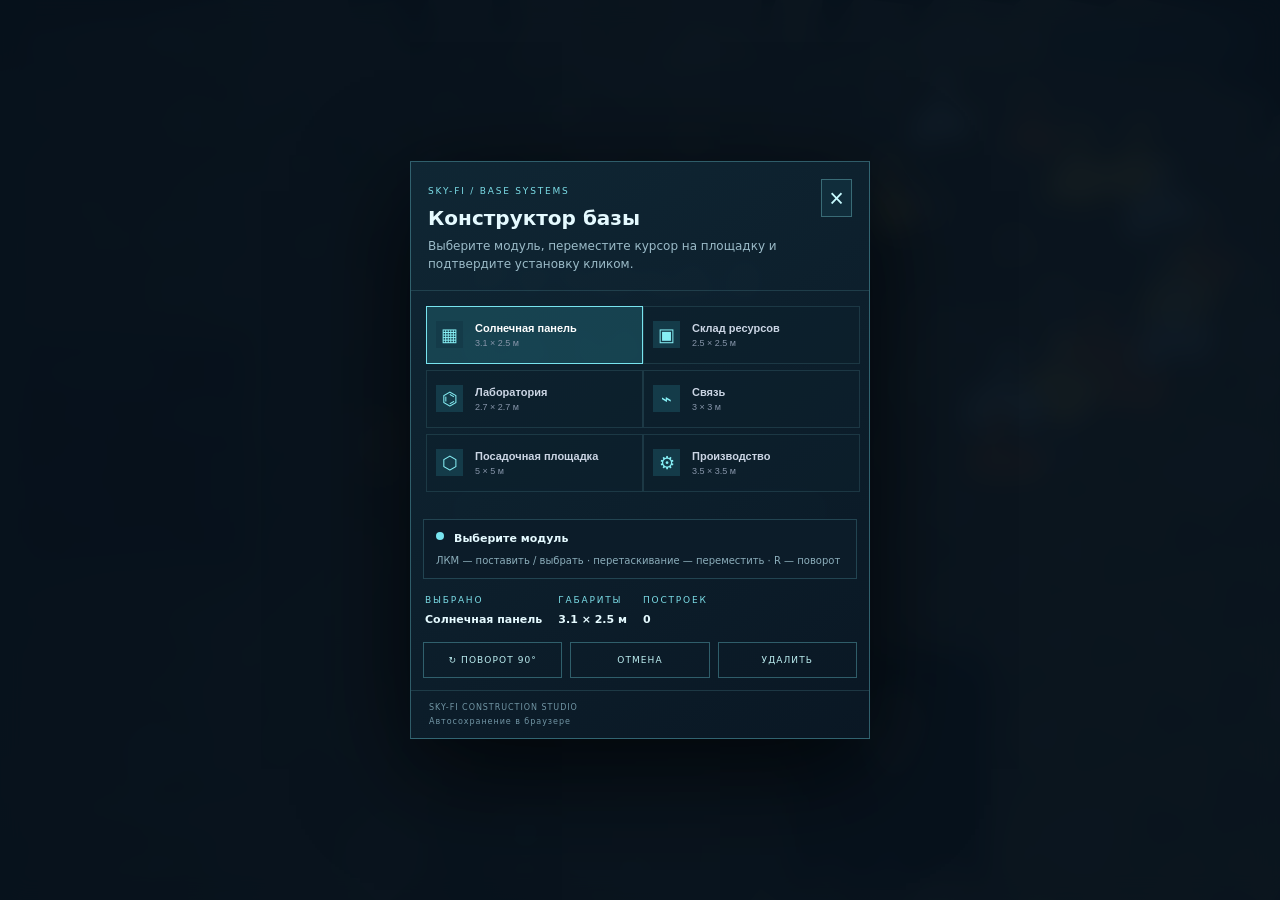
<file: index.html>
<!doctype html>
<html lang="ru">
<head>
  <meta charset="UTF-8"><meta name="viewport" content="width=device-width, initial-scale=1.0"><meta name="theme-color" content="#090d18">
  <title>Лунная База — Sky-Fi</title>
  <link rel="stylesheet" href="./styles/main.css">
</head>
<body>
<div id="game-root">
  <div id="hud">
    <div class="brand"><span class="brand-mark">◈</span><div><strong>ЛУННАЯ БАЗА</strong><small>ПОВЕРХНОСТЬ · СЕКТОР 01</small></div></div>
    <div class="stats"><div class="stat"><span>СКОРОСТЬ</span><b id="speed">0</b><i>км/ч</i></div><div class="stat"><span>ЭНЕРГИЯ</span><b id="energy">100</b><i>%</i></div><div class="stat"><span>РЕСУРСЫ</span><b id="ore">0</b><i>кг</i></div></div>
    <div class="objective"><span class="pulse"></span><div><small>ТЕКУЩАЯ ЗАДАЧА</small><b id="objective">Исследуйте лунную поверхность</b></div></div>
    <div class="controls-hint">W/S — плавное движение <span>·</span> A/D или ←/→ — плавный поворот на 90° <span>·</span> E — добыча <span>·</span> ESC — меню</div>
  </div>
  <aside id="inventory-panel" aria-label="Грузовой контейнер">
    <div class="inventory-head"><span class="pulse"></span><div><small>ГРУЗОВОЙ ОТСЕК</small><b>МИНЕРАЛЫ</b></div></div>
    <div class="cargo-meta"><span>ЗАПОЛНЕНИЕ</span><b id="cargo-total">0 / 120 кг</b></div>
    <div class="cargo-track"><span id="cargo-fill"></span></div>
    <div class="resource-row"><i class="resource-dot iron"></i><span>Железо</span><b id="iron-amount">0 кг</b></div>
    <div class="resource-row"><i class="resource-dot titanium"></i><span>Титан</span><b id="titanium-amount">0 кг</b></div>
    <div class="resource-row"><i class="resource-dot silicon"></i><span>Кремний</span><b id="silicon-amount">0 кг</b></div>
    <small class="inventory-tip">E — добыть залежь рядом</small>
  </aside>
  <aside id="ore-radar" aria-label="Карта месторождений"><div class="radar-title">СКАНЕР РЕСУРСОВ <b id="radar-count">24</b></div><canvas id="radar-canvas" width="180" height="180"></canvas><div class="radar-legend"><span><i class="iron"></i>Fe</span><span><i class="titanium"></i>Ti</span><span><i class="silicon"></i>Si</span></div></aside>
  <button id="open-build-modal" class="build-launcher">⌘ СТРОИТЕЛЬСТВО</button>
  <section id="build-modal" class="build-modal hidden"><div class="build-window">
    <header class="build-modal-head"><div><small>SKY-FI / BASE SYSTEMS</small><h2>Конструктор базы</h2><p>Выберите модуль, переместите курсор на площадку и подтвердите установку кликом.</p></div><button id="close-build-modal" class="modal-close">×</button></header>
    <div class="build-layout"><nav class="build-catalog">
      <button class="module-choice active" data-module="solar"><span class="module-icon">▦</span><span><b>Солнечная панель</b><small>3.1 × 2.5 м</small></span></button>
      <button class="module-choice" data-module="storage"><span class="module-icon">▣</span><span><b>Склад ресурсов</b><small>2.5 × 2.5 м</small></span></button>
      <button class="module-choice" data-module="lab"><span class="module-icon">⌬</span><span><b>Лаборатория</b><small>2.7 × 2.7 м</small></span></button>
      <button class="module-choice" data-module="comms"><span class="module-icon">⌁</span><span><b>Связь</b><small>3 × 3 м</small></span></button>
      <button class="module-choice" data-module="landing"><span class="module-icon">⬡</span><span><b>Посадочная площадка</b><small>5 × 5 м</small></span></button>
      <button class="module-choice" data-module="factory"><span class="module-icon">⚙</span><span><b>Производство</b><small>3.5 × 3.5 м</small></span></button>
    </nav><div class="build-workspace">
      <div class="build-instructions"><i></i><b id="placement-status">Выберите модуль</b><span>ЛКМ — поставить / выбрать · перетаскивание — переместить · R — поворот</span></div>
      <div class="build-info"><div><small>ВЫБРАНО</small><b id="selected-name">Солнечная панель</b></div><div><small>ГАБАРИТЫ</small><b id="selected-size">3.1 × 2.5 м</b></div><div><small>ПОСТРОЕК</small><b id="build-count">0</b></div></div>
      <div class="build-toolbar"><button id="rotate-module" class="secondary">↻ ПОВОРОТ 90°</button><button id="cancel-placement" class="secondary">ОТМЕНА</button><button id="remove-module" class="secondary">УДАЛИТЬ</button></div>
    </div></div><footer class="build-modal-foot"><span>SKY-FI CONSTRUCTION STUDIO</span><span>Автосохранение в браузере</span></footer>
  </div></section>
  <div id="crosshair">＋</div><div id="toast" role="status"></div>
  <section id="menu" class="overlay"><div class="menu-panel"><div class="eyebrow">MISSION CONTROL / 01</div><h1>ЛУННАЯ<br><em>БАЗА</em></h1><p>Исследуй поверхность. Собирай ресурсы.<br>Подготовь место для первой базы.</p><button id="start-btn" class="primary">НАЧАТЬ ЭКСПЕДИЦИЮ <span>↗</span></button><button id="settings-btn" class="secondary">НАСТРОЙКИ</button><a class="secondary menu-link" href="./construction.html">ПОЛИГОН СТРОИТЕЛЬСТВА ↗</a><div class="menu-foot">VOXEL DIORAMA · FIXED CAMERA · OFFLINE</div></div></section>
  <section id="settings" class="overlay hidden"><div class="menu-panel settings-panel"><div class="eyebrow">CONFIGURATION</div><h2>НАСТРОЙКИ</h2><label>Скорость ровера <output id="speed-value">12</output><input id="max-speed" type="range" min="4" max="24" step="1" value="12"></label><label class="toggle-row">Звук (позже)<input type="checkbox" id="sound" checked></label><button id="settings-back" class="primary">НАЗАД</button></div></section>
  <section id="pause" class="overlay hidden"><div class="menu-panel"><div class="eyebrow">MISSION PAUSED</div><h2>ПАУЗА</h2><button id="resume-btn" class="primary">ПРОДОЛЖИТЬ</button><button id="quit-btn" class="secondary">В ГЛАВНОЕ МЕНЮ</button></div></section>
</div>
<script src="./src/main.js"></script>
</body></html>
</file>
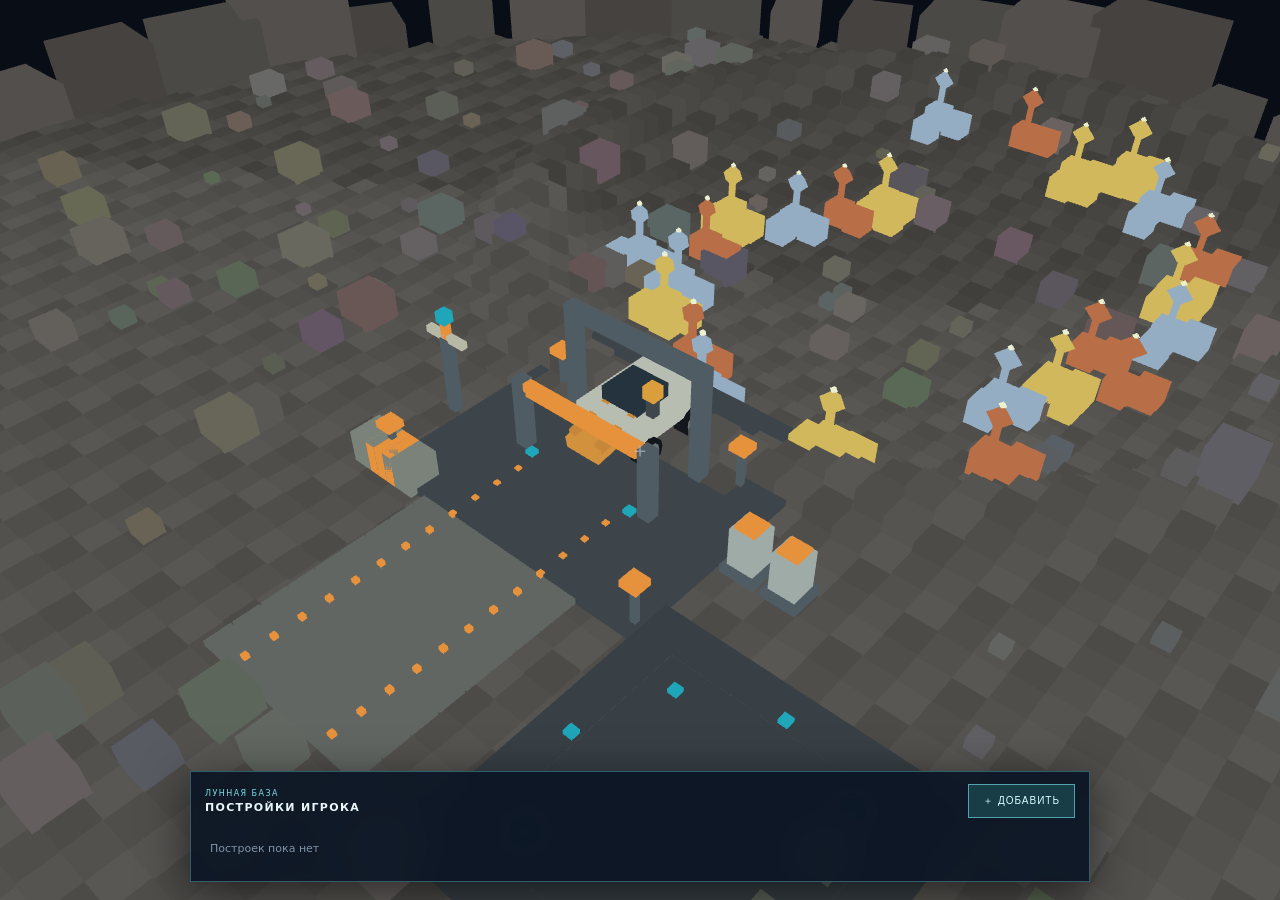
<file: construction.html>
<!doctype html>
<html lang="ru">
<head>
  <meta charset="UTF-8"><meta name="viewport" content="width=device-width, initial-scale=1.0"><meta name="theme-color" content="#090d18">
  <title>Полигон строительства — Sky-Fi</title>
  <link rel="stylesheet" href="./styles/main.css">
</head>
<body data-builder="true">
<div id="game-root">
  <div id="hud">
    <div class="brand"><span class="brand-mark">◈</span><div><strong>ЛУННАЯ БАЗА</strong><small>ПОВЕРХНОСТЬ · СЕКТОР 01</small></div></div>
    <div class="stats"><div class="stat"><span>СКОРОСТЬ</span><b id="speed">0</b><i>км/ч</i></div><div class="stat"><span>ЭНЕРГИЯ</span><b id="energy">100</b><i>%</i></div><div class="stat"><span>РЕСУРСЫ</span><b id="ore">0</b><i>кг</i></div></div>
    <div class="objective"><span class="pulse"></span><div><small>ТЕКУЩАЯ ЗАДАЧА</small><b id="objective">Исследуйте лунную поверхность</b></div></div>
    <div class="controls-hint">W/S — плавное движение <span>·</span> A/D или ←/→ — плавный поворот на 90° <span>·</span> E — добыча <span>·</span> ESC — меню</div>
  </div>
  <aside id="inventory-panel" aria-label="Грузовой контейнер">
    <div class="inventory-head"><span class="pulse"></span><div><small>ГРУЗОВОЙ ОТСЕК</small><b>МИНЕРАЛЫ</b></div></div>
    <div class="cargo-meta"><span>ЗАПОЛНЕНИЕ</span><b id="cargo-total">0 / 120 кг</b></div>
    <div class="cargo-track"><span id="cargo-fill"></span></div>
    <div class="resource-row"><i class="resource-dot iron"></i><span>Железо</span><b id="iron-amount">0 кг</b></div>
    <div class="resource-row"><i class="resource-dot titanium"></i><span>Титан</span><b id="titanium-amount">0 кг</b></div>
    <div class="resource-row"><i class="resource-dot silicon"></i><span>Кремний</span><b id="silicon-amount">0 кг</b></div>
    <small class="inventory-tip">E — добыть залежь рядом</small>
  </aside>
  <aside id="ore-radar" aria-label="Карта месторождений"><div class="radar-title">СКАНЕР РЕСУРСОВ <b id="radar-count">24</b></div><canvas id="radar-canvas" width="180" height="180"></canvas><div class="radar-legend"><span><i class="iron"></i>Fe</span><span><i class="titanium"></i>Ti</span><span><i class="silicon"></i>Si</span></div></aside>
  <aside id="player-buildings" aria-label="Постройки игрока">
    <div class="player-buildings-head"><div><small>ЛУННАЯ БАЗА</small><b>ПОСТРОЙКИ ИГРОКА</b></div><button id="open-build-modal" class="add-building">＋ ДОБАВИТЬ</button></div>
    <div id="player-building-list" class="player-building-list"><span class="empty-buildings">Построек пока нет</span></div>
  </aside>
  <section id="build-modal" class="build-modal hidden"><div class="build-window">
    <header class="build-modal-head"><div><small>SKY-FI / BASE SYSTEMS</small><h2>Добавить постройку</h2><p>Выберите модуль — затем укажите место на поверхности.</p></div><button id="close-build-modal" class="modal-close">×</button></header>
    <nav class="build-catalog">
      <button class="module-choice" data-module="solar"><span class="module-icon">▦</span><span><b>Солнечная панель</b><small>3.1 × 2.5 м</small></span></button>
      <button class="module-choice" data-module="storage"><span class="module-icon">▣</span><span><b>Склад ресурсов</b><small>2.5 × 2.5 м</small></span></button>
      <button class="module-choice" data-module="lab"><span class="module-icon">⌬</span><span><b>Лаборатория</b><small>2.7 × 2.7 м</small></span></button>
      <button class="module-choice" data-module="comms"><span class="module-icon">⌁</span><span><b>Станция связи</b><small>3 × 3 м</small></span></button>
      <button class="module-choice" data-module="landing"><span class="module-icon">⬡</span><span><b>Посадочная площадка</b><small>5 × 5 м</small></span></button>
      <button class="module-choice" data-module="factory"><span class="module-icon">⚙</span><span><b>Завод</b><small>3.5 × 3.5 м</small></span></button>
    </nav>
    <footer class="build-modal-foot"><span>ВЫБЕРИТЕ ПОСТРОЙКУ</span><span>ESC — закрыть</span></footer>
  </div></section>
  <div id="placement-hint" class="placement-hint hidden"><i class="placement-dot"></i><b id="placement-message">Выберите место</b><span>ЛКМ — построить · R — повернуть · ESC — отмена</span></div>
  <div id="crosshair">＋</div><div id="toast" role="status"></div>
  <section id="menu" class="overlay"><div class="menu-panel"><div class="eyebrow">MISSION CONTROL / 01</div><h1>ЛУННАЯ<br><em>БАЗА</em></h1><p>Исследуй поверхность. Собирай ресурсы.<br>Подготовь место для первой базы.</p><button id="start-btn" class="primary">НАЧАТЬ ЭКСПЕДИЦИЮ <span>↗</span></button><a class="secondary menu-link" href="./index.html">НАЗАД В ИГРУ ↗</a><a class="secondary menu-link" href="./construction.html">ПОЛИГОН СТРОИТЕЛЬСТВА ↗</a><div class="menu-foot">VOXEL DIORAMA · FIXED CAMERA · OFFLINE</div></div></section>
  <section id="settings" class="overlay hidden"><div class="menu-panel settings-panel"><div class="eyebrow">CONFIGURATION</div><h2>НАСТРОЙКИ</h2><label>Скорость ровера <output id="speed-value">12</output><input id="max-speed" type="range" min="4" max="24" step="1" value="12"></label><label class="toggle-row">Звук (позже)<input type="checkbox" id="sound" checked></label><button id="settings-back" class="primary">НАЗАД</button></div></section>
  <section id="pause" class="overlay hidden"><div class="menu-panel"><div class="eyebrow">MISSION PAUSED</div><h2>ПАУЗА</h2><button id="resume-btn" class="primary">ПРОДОЛЖИТЬ</button><button id="quit-btn" class="secondary">В ГЛАВНОЕ МЕНЮ</button></div></section>
</div>
<script src="./src/main.js"></script>
</body></html>
</file>
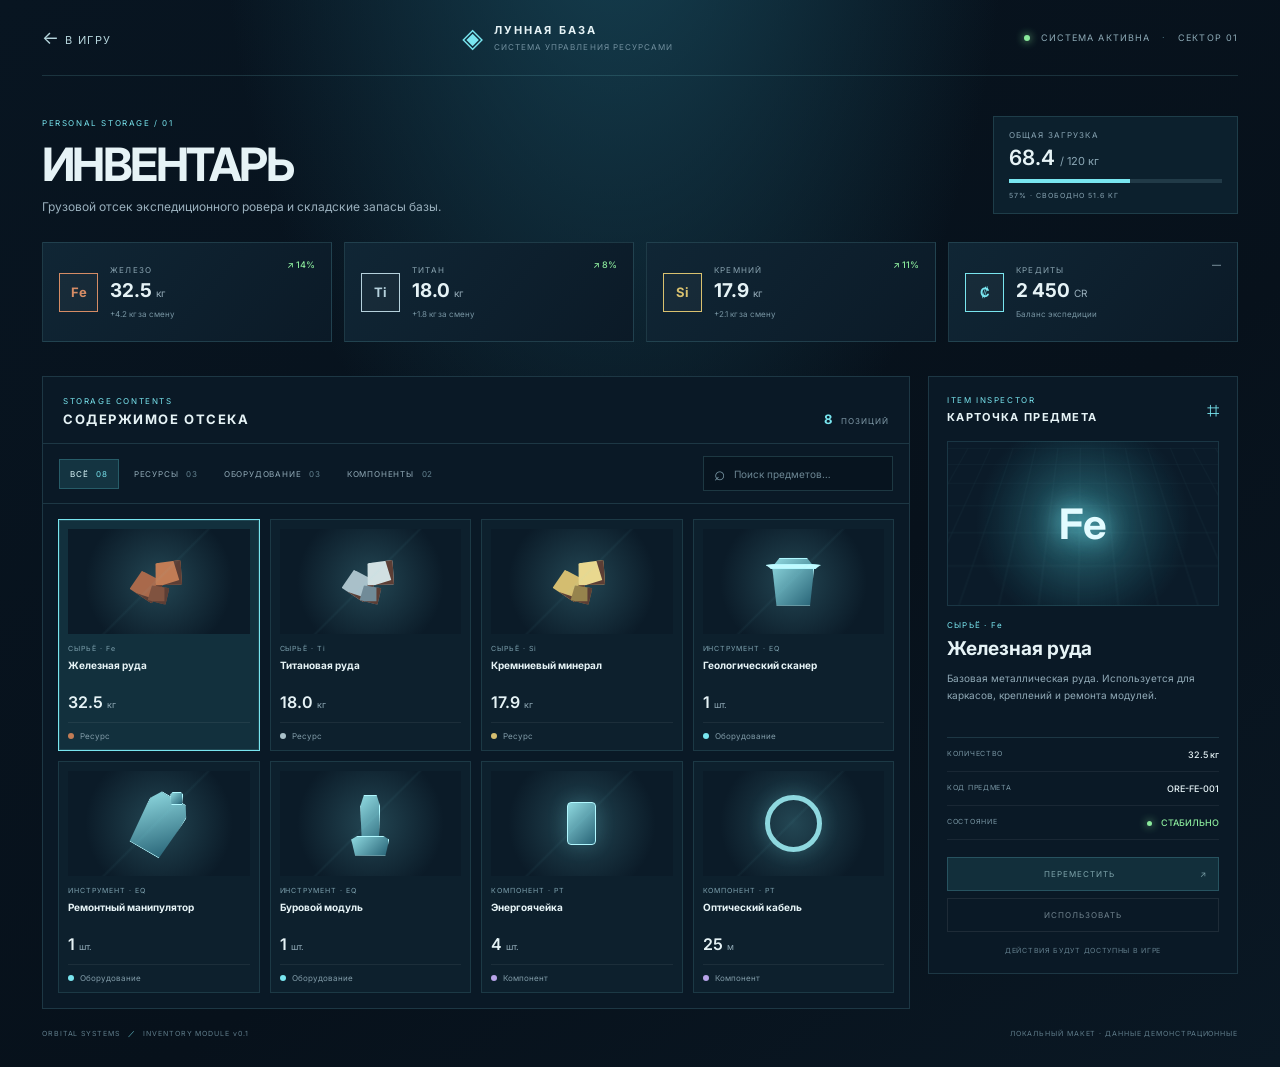
<file: inventory.html>
<!doctype html>
<html lang="ru">
<head>
  <meta charset="UTF-8">
  <meta name="viewport" content="width=device-width, initial-scale=1.0">
  <meta name="theme-color" content="#07131d">
  <title>Инвентарь — Лунная база</title>
  <link rel="stylesheet" href="./styles/inventory.css">
</head>
<body>
  <main class="inventory-shell">
    <header class="topbar">
      <a class="back-link" href="./index.html" aria-label="Вернуться в игру">← <span>В ИГРУ</span></a>
      <div class="brand"><span class="brand-symbol">◈</span><div><b>ЛУННАЯ БАЗА</b><small>СИСТЕМА УПРАВЛЕНИЯ РЕСУРСАМИ</small></div></div>
      <div class="status"><i></i> СИСТЕМА АКТИВНА <span>·</span> СЕКТОР 01</div>
    </header>

    <section class="page-heading">
      <div><div class="eyebrow">PERSONAL STORAGE / 01</div><h1>ИНВЕНТАРЬ</h1><p>Грузовой отсек экспедиционного ровера и складские запасы базы.</p></div>
      <div class="capacity-card"><span>ОБЩАЯ ЗАГРУЗКА</span><strong id="capacity-value">68.4 <small>/ 120 кг</small></strong><div class="capacity-track"><i style="width:57%"></i></div><small class="capacity-foot">57% · СВОБОДНО 51.6 КГ</small></div>
    </section>

    <section class="summary-grid" aria-label="Сводка ресурсов">
      <article class="summary-card"><div class="summary-icon iron">Fe</div><div><small>ЖЕЛЕЗО</small><strong>32.5 <em>кг</em></strong><span>+4.2 кг за смену</span></div><b class="trend up">↗ 14%</b></article>
      <article class="summary-card"><div class="summary-icon titanium">Ti</div><div><small>ТИТАН</small><strong>18.0 <em>кг</em></strong><span>+1.8 кг за смену</span></div><b class="trend up">↗ 8%</b></article>
      <article class="summary-card"><div class="summary-icon silicon">Si</div><div><small>КРЕМНИЙ</small><strong>17.9 <em>кг</em></strong><span>+2.1 кг за смену</span></div><b class="trend up">↗ 11%</b></article>
      <article class="summary-card credits"><div class="summary-icon credit">₡</div><div><small>КРЕДИТЫ</small><strong>2 450 <em>CR</em></strong><span>Баланс экспедиции</span></div><b class="trend neutral">—</b></article>
    </section>

    <section class="inventory-layout">
      <div class="inventory-main">
        <div class="section-bar"><div><div class="eyebrow">STORAGE CONTENTS</div><h2>СОДЕРЖИМОЕ ОТСЕКА</h2></div><div class="item-count"><b id="visible-count">8</b> ПОЗИЦИЙ</div></div>
        <div class="toolbar">
          <div class="tabs" role="tablist" aria-label="Категории инвентаря">
            <button class="tab active" data-filter="all" role="tab" aria-selected="true">ВСЁ <span>08</span></button>
            <button class="tab" data-filter="resource" role="tab" aria-selected="false">РЕСУРСЫ <span>03</span></button>
            <button class="tab" data-filter="equipment" role="tab" aria-selected="false">ОБОРУДОВАНИЕ <span>03</span></button>
            <button class="tab" data-filter="parts" role="tab" aria-selected="false">КОМПОНЕНТЫ <span>02</span></button>
          </div>
          <label class="search"><span>⌕</span><input id="item-search" type="search" placeholder="Поиск предметов…" autocomplete="off"></label>
        </div>
        <div class="item-grid" id="item-grid">
          <button class="item-card selected" data-category="resource" data-name="Железная руда" data-amount="32.5 кг" data-description="Базовая металлическая руда. Используется для каркасов, креплений и ремонта модулей." data-code="ORE-FE-001"><span class="item-art ore-fe"><i></i><i></i><i></i></span><span class="item-type">СЫРЬЁ · Fe</span><b>Железная руда</b><span class="item-amount">32.5 <small>кг</small></span><span class="item-foot"><i class="dot iron"></i> Ресурс</span></button>
          <button class="item-card" data-category="resource" data-name="Титановая руда" data-amount="18.0 кг" data-description="Лёгкий и прочный металл для несущих конструкций и высоконагруженных деталей." data-code="ORE-TI-002"><span class="item-art ore-ti"><i></i><i></i><i></i></span><span class="item-type">СЫРЬЁ · Ti</span><b>Титановая руда</b><span class="item-amount">18.0 <small>кг</small></span><span class="item-foot"><i class="dot titanium"></i> Ресурс</span></button>
          <button class="item-card" data-category="resource" data-name="Кремниевый минерал" data-amount="17.9 кг" data-description="Минеральное сырьё для производства стекла, электроники и солнечных элементов." data-code="ORE-SI-003"><span class="item-art ore-si"><i></i><i></i><i></i></span><span class="item-type">СЫРЬЁ · Si</span><b>Кремниевый минерал</b><span class="item-amount">17.9 <small>кг</small></span><span class="item-foot"><i class="dot silicon"></i> Ресурс</span></button>
          <button class="item-card" data-category="equipment" data-name="Геологический сканер" data-amount="1 шт." data-description="Переносной сканер для обнаружения минеральных залежей в радиусе экспедиции." data-code="EQ-SCAN-014"><span class="item-art device scanner"><i></i><i></i></span><span class="item-type">ИНСТРУМЕНТ · EQ</span><b>Геологический сканер</b><span class="item-amount">1 <small>шт.</small></span><span class="item-foot"><i class="dot cyan"></i> Оборудование</span></button>
          <button class="item-card" data-category="equipment" data-name="Ремонтный манипулятор" data-amount="1 шт." data-description="Складной сервисный инструмент для обслуживания ровера и базовых конструкций." data-code="EQ-ARM-006"><span class="item-art device arm"><i></i><i></i></span><span class="item-type">ИНСТРУМЕНТ · EQ</span><b>Ремонтный манипулятор</b><span class="item-amount">1 <small>шт.</small></span><span class="item-foot"><i class="dot cyan"></i> Оборудование</span></button>
          <button class="item-card" data-category="equipment" data-name="Буровой модуль" data-amount="1 шт." data-description="Сменный буровой блок для отбора образцов и разработки плотных пород." data-code="EQ-DRILL-021"><span class="item-art device drill"><i></i><i></i></span><span class="item-type">ИНСТРУМЕНТ · EQ</span><b>Буровой модуль</b><span class="item-amount">1 <small>шт.</small></span><span class="item-foot"><i class="dot cyan"></i> Оборудование</span></button>
          <button class="item-card" data-category="parts" data-name="Энергоячейка" data-amount="4 шт." data-description="Стандартный накопитель энергии для автономных устройств и аварийного питания." data-code="PT-CELL-004"><span class="item-art component cell"><i></i></span><span class="item-type">КОМПОНЕНТ · PT</span><b>Энергоячейка</b><span class="item-amount">4 <small>шт.</small></span><span class="item-foot"><i class="dot violet"></i> Компонент</span></button>
          <button class="item-card" data-category="parts" data-name="Оптический кабель" data-amount="25 м" data-description="Защищённая линия передачи данных для соединения оборудования и модулей базы." data-code="PT-FIBER-010"><span class="item-art component cable"><i></i></span><span class="item-type">КОМПОНЕНТ · PT</span><b>Оптический кабель</b><span class="item-amount">25 <small>м</small></span><span class="item-foot"><i class="dot violet"></i> Компонент</span></button>
        </div>
        <div class="empty-state hidden" id="empty-state">ПОЗИЦИИ НЕ НАЙДЕНЫ<br><small>Измените запрос или категорию.</small></div>
      </div>

      <aside class="details-panel">
        <div class="details-head"><div><div class="eyebrow">ITEM INSPECTOR</div><h2>КАРТОЧКА ПРЕДМЕТА</h2></div><span class="scan-mark">⌗</span></div>
        <div class="detail-art" id="detail-art"><span class="detail-glow"></span><span class="detail-symbol">Fe</span><span class="detail-grid"></span></div>
        <div class="detail-category" id="detail-category">СЫРЬЁ · Fe</div>
        <h3 id="detail-name">Железная руда</h3>
        <p id="detail-description">Базовая металлическая руда. Используется для каркасов, креплений и ремонта модулей.</p>
        <div class="detail-data"><div><span>КОЛИЧЕСТВО</span><b id="detail-amount">32.5 кг</b></div><div><span>КОД ПРЕДМЕТА</span><b id="detail-code">ORE-FE-001</b></div><div><span>СОСТОЯНИЕ</span><b class="condition"><i></i> СТАБИЛЬНО</b></div></div>
        <div class="detail-actions"><button class="action-primary" type="button" disabled>ПЕРЕМЕСТИТЬ <span>↗</span></button><button class="action-secondary" type="button" disabled>ИСПОЛЬЗОВАТЬ</button><small>ДЕЙСТВИЯ БУДУТ ДОСТУПНЫ В ИГРЕ</small></div>
      </aside>
    </section>
    <footer class="footer"><span>ORBITAL SYSTEMS <b>／</b> INVENTORY MODULE v0.1</span><span>ЛОКАЛЬНЫЙ МАКЕТ · ДАННЫЕ ДЕМОНСТРАЦИОННЫЕ</span></footer>
  </main>
  <script src="./src/inventory.js"></script>
</body>
</html>
</file>
<file: styles/main.css>
:root{font-family:Inter,ui-sans-serif,system-ui,-apple-system,BlinkMacSystemFont,"Segoe UI",sans-serif;color:#e9eef8;background:#080c15;font-synthesis:none;--accent:#b7f36b;--muted:#9aa8bd}*{box-sizing:border-box}html,body,#game-root{margin:0;width:100%;height:100%;overflow:hidden}body{background:#080c15}canvas{display:block;width:100%;height:100%;outline:none}#hud{position:fixed;inset:0;pointer-events:none;padding:26px 30px;display:flex;flex-direction:column;justify-content:space-between;z-index:2}.brand{display:flex;gap:12px;align-items:center}.brand-mark{font-size:28px;color:var(--accent)}.brand strong{display:block;letter-spacing:.16em;font-size:12px}.brand small,.objective small{display:block;color:var(--muted);font-size:9px;letter-spacing:.17em;margin-top:4px}.stats{position:absolute;top:26px;right:30px;display:flex;gap:24px}.stat{display:flex;align-items:baseline;gap:5px}.stat span{font-size:9px;color:var(--muted);letter-spacing:.12em;margin-right:5px}.stat b{font-size:21px;font-weight:500}.stat i{font-size:10px;color:var(--muted);font-style:normal}.objective{position:absolute;left:30px;bottom:78px;display:flex;gap:10px;align-items:center}.objective b{display:block;font-size:12px;font-weight:500;margin-top:5px}.pulse{width:7px;height:7px;border-radius:50%;background:var(--accent);box-shadow:0 0 12px var(--accent)}.controls-hint{font-size:10px;color:#9aa8bd;letter-spacing:.08em}.controls-hint span{color:var(--accent);padding:0 8px}#crosshair{position:fixed;left:50%;top:50%;transform:translate(-50%,-50%);color:#dbe7f6;font-size:20px;opacity:.55;pointer-events:none;z-index:2}#toast{position:fixed;left:50%;top:62%;transform:translate(-50%,-50%);padding:10px 18px;border:1px solid #b7f36b55;background:#111b20;color:var(--accent);font-size:12px;letter-spacing:.08em;opacity:0;transition:opacity .2s;z-index:5;pointer-events:none}.overlay{position:fixed;inset:0;display:grid;place-items:center;background:linear-gradient(90deg,#080c15e8,#080c1580 65%,#080c1599);z-index:4}.hidden{display:none!important}.menu-panel{width:min(460px,calc(100vw - 40px));padding:42px;background:#0c1220e8;border:1px solid #ffffff18;box-shadow:0 25px 80px #0008;backdrop-filter:blur(16px)}.eyebrow{color:var(--accent);font-size:10px;letter-spacing:.2em}.menu-panel h1{font-size:clamp(44px,8vw,70px);line-height:.92;letter-spacing:-.06em;margin:22px 0;font-weight:800}.menu-panel h1 em{font-style:normal;color:var(--accent)}.menu-panel h2{font-size:30px;letter-spacing:-.04em;margin:18px 0 28px}.menu-panel p{color:#aab6c9;font-size:13px;line-height:1.8;margin-bottom:30px}.primary,.secondary{width:100%;padding:15px 16px;font:inherit;font-size:11px;letter-spacing:.12em;cursor:pointer;margin-top:10px;transition:transform .15s,background .15s}.primary{background:var(--accent);border:0;color:#10170b;font-weight:700}.primary span{float:right}.primary:hover{background:#d0ff91;transform:translateY(-1px)}.secondary{background:transparent;color:#c5d0e1;border:1px solid #ffffff20}.secondary:hover{background:#ffffff0a}.menu-foot{margin-top:30px;color:#58657a;font-size:9px;letter-spacing:.16em}.settings-panel label{display:block;color:#b8c4d7;font-size:12px;margin:20px 0}.settings-panel output{float:right;color:var(--accent)}input[type=range]{width:100%;accent-color:var(--accent);display:block;margin-top:14px}.toggle-row{display:flex!important;justify-content:space-between;align-items:center}.toggle-row input{accent-color:var(--accent)}@media(max-width:600px){#hud{padding:16px}.stats{top:70px;left:16px;right:auto;gap:12px}.stat{display:block}.stat span{display:block}.objective{left:16px;bottom:76px}.controls-hint{font-size:8px;letter-spacing:0}.menu-panel{padding:28px}.brand strong{font-size:10px}}
#build-panel{position:fixed;right:26px;top:50%;transform:translateY(-50%);width:250px;padding:15px;background:#0b1220e8;border:1px solid #ffffff1c;backdrop-filter:blur(14px);z-index:3;pointer-events:auto;box-shadow:0 15px 50px #0005}
.build-head{display:flex;gap:10px;align-items:center;padding:3px 3px 13px;border-bottom:1px solid #ffffff15;margin-bottom:8px}.build-head small{display:block;color:#9aa8bd;font-size:9px;letter-spacing:.16em}.build-head b{display:block;font-size:12px;letter-spacing:.1em;margin-top:4px}
.module-choice{width:100%;display:flex;align-items:center;gap:12px;text-align:left;padding:10px 9px;background:transparent;border:1px solid transparent;color:#cbd5e4;cursor:pointer;margin:3px 0}.module-choice:hover{background:#ffffff08}.module-choice.active{background:#b7f36b12;border-color:#b7f36b66;color:#eff9df}.module-icon{width:30px;height:30px;display:grid;place-items:center;color:var(--accent);font-size:22px;background:#ffffff08}.module-choice b{display:block;font-size:11px;font-weight:600}.module-choice small{display:block;font-size:9px;color:#8795aa;margin-top:4px}.build-actions{margin-top:10px}.build-actions button{margin-top:6px;padding:11px;font-size:9px}.build-foot{display:flex;flex-direction:column;gap:6px;margin-top:13px;padding-top:10px;border-top:1px solid #ffffff15;color:#77869a;font-size:8px;letter-spacing:.12em}
@media(max-width:760px){#build-panel{top:auto;bottom:100px;right:10px;transform:none;width:205px;padding:10px}.module-choice{padding:7px}.module-icon{width:24px;height:24px;font-size:18px}.build-head{padding-bottom:8px}.build-actions button{padding:8px}.build-foot{font-size:7px}}

#inventory-panel{position:fixed;left:26px;top:50%;transform:translateY(-50%);width:220px;padding:14px;background:#0b1220e8;border:1px solid #ffffff1c;backdrop-filter:blur(14px);z-index:3;pointer-events:none;box-shadow:0 15px 50px #0005}
.inventory-head{display:flex;gap:10px;align-items:center;padding:2px 2px 12px;border-bottom:1px solid #ffffff15;margin-bottom:12px}.inventory-head small{display:block;color:#9aa8bd;font-size:9px;letter-spacing:.16em}.inventory-head b{display:block;font-size:12px;letter-spacing:.1em;margin-top:4px}
.cargo-meta{display:flex;justify-content:space-between;align-items:center;color:#8998ad;font-size:8px;letter-spacing:.1em}.cargo-meta b{color:#e9eef8;font-size:10px;letter-spacing:0}.cargo-track{height:5px;background:#ffffff15;margin:8px 0 12px;overflow:hidden}.cargo-track span{display:block;height:100%;width:0;background:var(--accent);transition:width .2s}
.resource-row{display:flex;align-items:center;gap:9px;padding:7px 1px;color:#cbd5e4;font-size:10px}.resource-row b{margin-left:auto;color:#e9eef8;font-size:10px;font-weight:500}.resource-dot{width:8px;height:8px;border-radius:50%;display:block}.resource-dot.iron{background:#b86e49}.resource-dot.titanium{background:#94aebe}.resource-dot.silicon{background:#d1b75b}.inventory-tip{display:block;color:#77869a;font-size:8px;letter-spacing:.08em;margin-top:8px;padding-top:9px;border-top:1px solid #ffffff15}
@media(max-width:760px){#inventory-panel{left:10px;top:auto;bottom:100px;transform:none;width:180px;padding:9px}.inventory-head{padding-bottom:7px;margin-bottom:7px}.resource-row{padding:5px 1px}.inventory-tip{margin-top:5px;padding-top:6px}}

#ore-radar{position:fixed;right:292px;bottom:24px;width:194px;padding:9px 10px 8px;background:#0b1220e8;border:1px solid #ffffff24;z-index:3;pointer-events:none;box-shadow:0 15px 50px #0005}
.radar-title{display:flex;justify-content:space-between;color:#aebbd0;font-size:8px;letter-spacing:.16em;margin:0 3px 5px}.radar-title b{color:var(--accent);font-size:10px}
#radar-canvas{display:block;width:174px;height:174px;border:1px solid #ffffff18;background:#101a28}
.radar-legend{display:flex;justify-content:space-around;margin-top:6px;color:#aab6c9;font-size:8px;letter-spacing:.1em}.radar-legend span{display:flex;align-items:center;gap:4px}.radar-legend i{width:6px;height:6px;border-radius:50%;display:block}.radar-legend .iron{background:#b86e49}.radar-legend .titanium{background:#94aebe}.radar-legend .silicon{background:#d1b75b}
@media(max-width:760px){#ore-radar{right:10px;bottom:100px;width:142px;padding:7px}#radar-canvas{width:124px;height:124px}.radar-title{font-size:7px}}

:root{--accent:#79e5ef;--muted:#9bbbc8}#build-panel{display:none!important}
.build-launcher{position:fixed;right:28px;top:24px;z-index:3;padding:12px 18px;border:1px solid #79e5ef77;background:linear-gradient(135deg,#102d3be8,#0d1928ee);color:#c9fbff;font:600 10px inherit;letter-spacing:.15em;cursor:pointer}
.build-modal{position:fixed;inset:0;z-index:8;display:grid;place-items:center;padding:20px;background:#07131de0;backdrop-filter:blur(12px)}.build-window{width:min(1020px,96vw);max-height:92vh;overflow:auto;background:linear-gradient(145deg,#102735f5,#0a1724f7);border:1px solid #79e5ef55;color:#e5faff;box-shadow:0 30px 100px #000a}
.build-modal-head{display:flex;justify-content:space-between;padding:24px 28px;border-bottom:1px solid #8be7ed25}.build-modal-head small,.build-info small{font-size:9px;letter-spacing:.2em;color:#7bdce6}.build-modal-head h2{font-size:25px;margin:8px 0}.build-modal-head p{margin:0;color:#9bbbc8;font-size:12px}.modal-close{width:38px;height:38px;background:#102d3b;border:1px solid #8be7ed55;color:#c7fbff;font-size:25px;cursor:pointer}
.build-layout{display:grid;grid-template-columns:285px 1fr;min-height:370px}.build-catalog{padding:14px;border-right:1px solid #8be7ed25}.build-catalog .module-choice{margin:4px 0;border:1px solid #8be7ed1c;background:#0d202d80;padding:10px}.build-catalog .module-choice.active{border-color:#78e4ef;background:#1b5360aa;color:#fff}.build-catalog .module-icon{background:#143b49;color:#86eff5}.build-workspace{display:flex;flex-direction:column;padding:22px}
.build-instructions{display:flex;flex-wrap:wrap;gap:10px;padding:12px;background:#0c1c29;border:1px solid #78e4ef33;font-size:11px}.build-instructions i{width:8px;height:8px;border-radius:50%;background:#78e4ef}.build-instructions span{width:100%;font-size:10px;color:#8caebb}.build-info{display:flex;gap:35px;margin:auto 0;padding:28px 5px}.build-info div{display:flex;flex-direction:column;gap:8px}.build-info b{font-size:14px}.build-toolbar{display:flex;gap:8px}.build-toolbar button{width:auto;flex:1;margin:0;padding:12px 8px;border-color:#78e4ef55;color:#bdeff2;font-size:9px}.build-modal-foot{display:flex;justify-content:space-between;padding:14px 28px;border-top:1px solid #8be7ed25;color:#7195a4;font-size:9px;letter-spacing:.12em}.menu-link{display:block;text-align:center;text-decoration:none;margin-top:10px}
body[data-builder="true"] #hud,body[data-builder="true"] #inventory-panel,body[data-builder="true"] #ore-radar,body[data-builder="true"] .build-launcher{display:none!important}body[data-builder="true"] #build-modal{display:grid!important;background:#07131d66;backdrop-filter:none}
@media(max-width:720px){.build-layout{grid-template-columns:1fr}.build-catalog{display:grid;grid-template-columns:1fr 1fr;border-right:0;border-bottom:1px solid #8be7ed25}.build-catalog .module-choice{padding:7px}.build-info{gap:14px;padding:18px 0}.build-info b{font-size:11px}.build-workspace{padding:12px}.build-modal-foot{flex-direction:column}}

/* Keep the map interactive around the compact floating construction dock. */
.build-modal{display:block;padding:18px;pointer-events:none;background:linear-gradient(90deg,#07131dbb 0%,#07131d22 55%,transparent 100%)}
.build-window{width:min(360px,calc(100vw - 28px));max-height:calc(100vh - 36px);margin:0;pointer-events:auto}
.build-modal-head{padding:17px}.build-modal-head h2{font-size:20px}.build-modal-head p{line-height:1.45}
.build-layout{display:flex;flex-direction:column;min-height:0}.build-catalog{display:grid;grid-template-columns:1fr;max-height:42vh;overflow:auto;border-right:0;border-bottom:1px solid #8be7ed25;padding:8px}
.build-catalog .module-choice{padding:7px;margin:2px 0}.build-catalog .module-icon{width:27px;height:27px;font-size:18px}
.build-workspace{padding:12px}.build-info{gap:16px;padding:16px 2px}.build-info b{font-size:11px}.build-toolbar{flex-wrap:wrap}.build-toolbar button{min-width:90px}
.build-modal-foot{padding:10px 16px;font-size:8px;flex-direction:column;gap:5px}
body[data-builder="true"] #build-modal{display:block!important}
@media(max-width:600px){.build-modal{padding:8px}.build-window{width:min(330px,calc(100vw - 16px));max-height:calc(100vh - 16px)}.build-catalog{max-height:35vh}}

/* Player building dock and placement feedback */
#player-buildings{position:fixed;z-index:5;left:50%;bottom:18px;transform:translateX(-50%);width:min(900px,calc(100vw - 36px));padding:12px 14px;background:#0b1524ed;border:1px solid #79e5ef55;box-shadow:0 12px 48px #0009;backdrop-filter:blur(14px);pointer-events:auto}
.player-buildings-head{display:flex;align-items:center;justify-content:space-between;gap:16px;margin-bottom:9px}
.player-buildings-head small{display:block;color:#7bdce6;font-size:8px;letter-spacing:.18em}
.player-buildings-head b{display:block;color:#e7f7fa;font-size:11px;letter-spacing:.12em;margin-top:3px}
.add-building{padding:9px 14px;background:#183d46;border:1px solid #79e5ef99;color:#d9fcff;font-size:10px;letter-spacing:.1em;cursor:pointer}
.add-building:hover{background:#245865}
.player-building-list{display:flex;gap:8px;overflow-x:auto;min-height:42px;align-items:stretch}
.empty-buildings{display:flex;align-items:center;color:#8095a9;font-size:11px;padding:5px}
.owned-building{flex:0 0 auto;min-width:145px;text-align:left;padding:8px 10px;background:#101f30;border:1px solid #ffffff20;color:#d9e9f2;cursor:pointer}
.owned-building b{display:block;font-size:10px;font-weight:600}.owned-building small{display:block;margin-top:4px;color:#829bb0;font-size:8px}
.owned-building.selected{border-color:#79e5ef;background:#173745}
.build-modal{display:grid!important;place-items:center;padding:16px;background:#07131de0;pointer-events:auto}
.build-window{width:min(460px,calc(100vw - 28px));max-height:min(82vh,720px);overflow:auto;margin:auto;pointer-events:auto}
.build-catalog{display:grid;grid-template-columns:1fr 1fr;max-height:58vh;overflow:auto;padding:12px;border:0}
.build-catalog .module-choice{min-height:58px;margin:3px;padding:9px;border:1px solid #8be7ed20;background:#0d202d80}
.build-catalog .module-choice:hover{border-color:#78e4ef;background:#1b536055}
.build-modal-foot{padding:12px 18px}
.placement-hint{position:fixed;z-index:4;left:50%;top:82px;transform:translateX(-50%);display:flex;align-items:center;gap:10px;padding:10px 15px;background:#0b1725ed;border:1px solid #8bea65;color:#eaffdf;font-size:11px;box-shadow:0 8px 30px #0008;pointer-events:none}
.placement-hint.invalid{border-color:#ff5364;color:#ffe1e4}
.placement-hint span{color:#9db2c2;font-size:9px;margin-left:8px}
.placement-dot{width:9px;height:9px;border-radius:50%;background:#8bea65;box-shadow:0 0 12px currentColor}
@media(max-width:760px){#player-buildings{bottom:8px;width:calc(100vw - 16px);padding:9px}.owned-building{min-width:125px}.placement-hint{top:65px;width:calc(100vw - 24px);justify-content:center;flex-wrap:wrap}.placement-hint span{width:100%;text-align:center;margin:0}.build-catalog{grid-template-columns:1fr;max-height:60vh}}
body[data-builder="true"] #build-modal{display:grid!important}

body[data-builder="true"] #build-modal:not(.hidden){display:grid!important}
body[data-builder="true"] #build-modal.hidden{display:none!important}
</file>
<file: styles/inventory.css>
@import url('https://fonts.googleapis.com/css2?family=Inter:wght@400;500;600;700;800&display=swap');
:root{font-family:Inter,system-ui,sans-serif;color:#e6f3f6;background:#07111b;font-synthesis:none;--cyan:#79e5ef;--muted:#88a4b3;--line:#8be7ed25;--panel:#0b1b29}
*{box-sizing:border-box}body{margin:0;min-height:100vh;background:radial-gradient(ellipse at 48% -15%,#164253 0,transparent 42%),linear-gradient(145deg,#081521,#07111b 60%,#0a1824);font-size:13px}
button,input{font:inherit}.inventory-shell{max-width:1440px;margin:auto;padding:0 42px}.topbar{height:76px;border-bottom:1px solid var(--line);display:flex;align-items:center;justify-content:space-between}.back-link{color:#b5d4db;text-decoration:none;font-size:11px;letter-spacing:.13em}.back-link:hover{color:var(--cyan)}.back-link:first-letter{font-size:18px}.brand{display:flex;align-items:center;gap:11px}.brand-symbol{font-size:27px;color:var(--cyan)}.brand b{display:block;font-size:11px;letter-spacing:.19em}.brand small{display:block;color:#72909f;font-size:8px;letter-spacing:.13em;margin-top:5px}.status{color:#8eabb7;font-size:9px;letter-spacing:.12em}.status i,.condition i{display:inline-block;width:6px;height:6px;border-radius:50%;background:#8bea9c;box-shadow:0 0 9px #8bea9c;margin-right:7px}.status span{padding:0 8px;color:#4b7380}
.page-heading{display:flex;justify-content:space-between;align-items:end;padding:40px 0 28px}.eyebrow{font-size:8px;letter-spacing:.2em;color:var(--cyan)}h1{font-size:clamp(32px,4vw,46px);letter-spacing:-.055em;margin:8px 0 7px;font-weight:700} .page-heading p{color:#9ab0bd;margin:0;font-size:12px}.capacity-card{width:245px;padding:13px 15px;background:#0c202d;border:1px solid var(--line)}.capacity-card>span,.capacity-foot{display:block;color:#88a4b3;font-size:8px;letter-spacing:.14em}.capacity-card strong{display:block;font-size:21px;font-weight:600;margin:5px 0 9px}.capacity-card strong small{font-size:11px;color:#8ca8b6;font-weight:400}.capacity-track{height:4px;background:#213a47}.capacity-track i{display:block;height:100%;background:var(--cyan)}.capacity-foot{margin-top:8px;font-size:7px}
.summary-grid{display:grid;grid-template-columns:repeat(4,1fr);gap:12px;margin-bottom:34px}.summary-card{min-height:100px;background:linear-gradient(130deg,#102635,#0b1a27);border:1px solid var(--line);display:flex;align-items:center;gap:12px;padding:16px;position:relative}.summary-icon{width:39px;height:39px;display:grid;place-items:center;font-size:13px;font-weight:700;border:1px solid currentColor;background:#ffffff08}.summary-icon.iron{color:#d58c65}.summary-icon.titanium{color:#b5d1dc}.summary-icon.silicon{color:#d9c16f}.summary-icon.credit{color:var(--cyan)}.summary-card small{display:block;color:#89a3b0;font-size:8px;letter-spacing:.15em}.summary-card strong{display:block;font-size:19px;margin:4px 0 2px}.summary-card em{font-size:10px;font-style:normal;color:#9ab0bd;font-weight:400}.summary-card span{font-size:8px;color:#7895a3}.trend{margin-left:auto;align-self:flex-start;font-size:9px;font-weight:500}.trend.up{color:#8bea9c}.trend.neutral{color:#8da5b1}
.inventory-layout{display:grid;grid-template-columns:minmax(0,1fr) 310px;gap:18px;align-items:start}.inventory-main,.details-panel{background:#0a1926;border:1px solid var(--line)}.section-bar{display:flex;justify-content:space-between;align-items:end;padding:19px 20px 16px;border-bottom:1px solid var(--line)}h2{font-size:13px;letter-spacing:.12em;margin:5px 0 0}.item-count{font-size:8px;letter-spacing:.13em;color:#809aa8}.item-count b{color:var(--cyan);font-size:13px;margin-right:5px}.toolbar{padding:12px 16px;display:flex;justify-content:space-between;align-items:center;gap:12px;border-bottom:1px solid var(--line)}.tabs{display:flex;gap:4px;flex-wrap:wrap}.tab{padding:9px 10px;background:transparent;border:1px solid transparent;color:#91aab7;font-size:8px;letter-spacing:.1em;cursor:pointer}.tab span{color:#648391;margin-left:5px}.tab:hover,.tab.active{color:#dffcff;background:#143441;border-color:#4eabb655}.tab.active span{color:var(--cyan)}.search{width:190px;display:flex;align-items:center;gap:7px;padding:0 10px;background:#07141f;border:1px solid #8be7ed2b;color:#7d9ba9}.search span{font-size:19px}.search input{width:100%;height:33px;border:0;outline:0;background:transparent;color:#e6f3f6;font-size:10px}.search input::placeholder{color:#6d8794}
.item-grid{padding:15px;display:grid;grid-template-columns:repeat(4,minmax(0,1fr));gap:10px}.item-card{min-width:0;text-align:left;position:relative;padding:9px;background:#0d202d;border:1px solid #8be7ed20;color:#e6f3f6;cursor:pointer;transition:border-color .15s,background .15s}.item-card:hover{background:#112b39;border-color:#79e5ef88}.item-card.selected{border-color:#79e5ef;background:#12303d;box-shadow:inset 0 0 0 1px #79e5ef22}.item-art{height:105px;display:flex;align-items:center;justify-content:center;position:relative;overflow:hidden;margin-bottom:10px;background:radial-gradient(circle at 50% 50%,#234653,#0b1b28 70%)}.item-art:after{content:"";position:absolute;inset:0;background:linear-gradient(135deg,transparent 48%,#79e5ef0c 49%,transparent 50%)}.item-art i{display:block;position:absolute;width:31px;height:28px;clip-path:polygon(20% 0,100% 15%,82% 100%,0 75%);background:#a9694b;box-shadow:inset -7px -5px #5c3e35}.ore-fe i:nth-child(1){transform:translate(-12px,5px) rotate(18deg)}.ore-fe i:nth-child(2){transform:translate(10px,-8px) rotate(-17deg);background:#c17c55}.ore-fe i:nth-child(3){transform:translate(0,13px) scale(.7);background:#805340}.ore-ti i{background:#a9c0c9}.ore-ti i:nth-child(1){transform:translate(-12px,4px) rotate(18deg)}.ore-ti i:nth-child(2){transform:translate(10px,-8px) rotate(-17deg);background:#d1e0e2}.ore-ti i:nth-child(3){transform:translate(0,13px) scale(.7);background:#718b98}.ore-si i{background:#d4bd70}.ore-si i:nth-child(1){transform:translate(-12px,4px) rotate(18deg)}.ore-si i:nth-child(2){transform:translate(10px,-8px) rotate(-17deg);background:#e9d88f}.ore-si i:nth-child(3){transform:translate(0,13px) scale(.7);background:#96834d}.item-art.device i,.item-art.component i{width:42px;height:48px;background:linear-gradient(135deg,#8ed8df,#286477);border:1px solid #b2f8ff;clip-path:polygon(18% 0,82% 0,100% 20%,90% 100%,10% 100%,0 20%);box-shadow:0 0 20px #79e5ef33}.item-art.scanner i:nth-child(2){width:55px;height:5px;transform:translateY(-15px);background:#c1faff}.item-art.arm i:nth-child(1){transform:rotate(30deg);height:60px}.item-art.arm i:nth-child(2){width:13px;height:13px;transform:translate(18px,-25px)}.item-art.drill i:nth-child(1){height:57px;width:20px}.item-art.drill i:nth-child(2){height:20px;width:38px;transform:translateY(22px)}.item-art.cell i{height:43px;width:29px;border-radius:4px;clip-path:none}.item-art.cable i{width:57px;height:57px;border:5px solid #8ed8df;border-radius:50%;background:transparent;clip-path:none}.item-type{display:block;color:#7da0ae;font-size:7px;letter-spacing:.14em}.item-card>b{display:block;font-size:10px;margin:6px 0 8px;min-height:25px;line-height:1.3}.item-amount{font-size:16px;font-weight:600}.item-amount small{font-size:9px;color:#91aab7;font-weight:400}.item-foot{display:flex;align-items:center;gap:6px;margin-top:10px;padding-top:8px;border-top:1px solid #ffffff10;color:#819ba8;font-size:8px}.dot{width:6px;height:6px;border-radius:50%;display:inline-block}.dot.iron{background:#c17c55}.dot.titanium{background:#a9c0c9}.dot.silicon{background:#d4bd70}.dot.cyan{background:var(--cyan)}.dot.violet{background:#b7a3e8}
.details-panel{padding:18px;position:sticky;top:16px}.details-head{display:flex;justify-content:space-between;align-items:center}.details-head h2{font-size:11px}.scan-mark{color:var(--cyan);font-size:22px}.detail-art{height:165px;margin:17px 0 14px;display:grid;place-items:center;position:relative;overflow:hidden;background:radial-gradient(circle,#1c5260,#0b1b29 68%);border:1px solid #79e5ef22}.detail-grid{position:absolute;inset:0;opacity:.2;background-image:linear-gradient(#79e5ef22 1px,transparent 1px),linear-gradient(90deg,#79e5ef22 1px,transparent 1px);background-size:22px 22px;transform:perspective(130px) rotateX(25deg) scale(1.4)}.detail-glow{position:absolute;width:100px;height:100px;border-radius:50%;background:#79e5ef22;filter:blur(25px)}.detail-symbol{z-index:1;font-size:42px;font-weight:700;color:#e2fbff;text-shadow:0 0 25px #79e5ef}.detail-category{color:var(--cyan);font-size:8px;letter-spacing:.15em}h3{font-size:19px;margin:7px 0 9px}.details-panel p{font-size:10px;line-height:1.7;color:#91aab7;min-height:50px}.detail-data{margin-top:17px;border-top:1px solid var(--line)}.detail-data div{display:flex;justify-content:space-between;gap:8px;padding:11px 0;border-bottom:1px solid #ffffff10}.detail-data span{font-size:7px;letter-spacing:.1em;color:#7895a3}.detail-data b{font-size:9px;font-weight:500;text-align:right}.condition{color:#8bea9c}.condition i{width:5px;height:5px}.detail-actions{margin-top:17px}.detail-actions button{width:100%;padding:11px;margin-bottom:7px;font-size:8px;letter-spacing:.12em}.action-primary{background:#173b47;border:1px solid #79e5ef55;color:#bceef2}.action-primary span{float:right}.action-secondary{background:transparent;border:1px solid #ffffff20;color:#a5bac4}.detail-actions button:disabled{opacity:.65;cursor:not-allowed}.detail-actions small{display:block;text-align:center;color:#637f8d;font-size:7px;letter-spacing:.1em;margin-top:7px}.empty-state{padding:45px;text-align:center;color:var(--cyan);font-size:11px;letter-spacing:.16em}.empty-state small{display:block;color:#829eac;font-size:9px;letter-spacing:0;margin-top:9px}.hidden{display:none!important}
.footer{display:flex;justify-content:space-between;padding:20px 0 28px;color:#607d8b;font-size:7px;letter-spacing:.13em}.footer b{color:var(--cyan);padding:0 5px}
@media(max-width:1100px){.inventory-shell{padding:0 24px}.inventory-layout{grid-template-columns:minmax(0,1fr) 280px}.item-grid{grid-template-columns:repeat(3,minmax(0,1fr))}.summary-card{padding:12px;gap:9px}.summary-icon{width:32px;height:32px}}
@media(max-width:780px){.inventory-shell{padding:0 14px}.topbar{height:62px}.status{display:none}.page-heading{padding:28px 0 20px;align-items:start;gap:18px}.capacity-card{width:190px}.summary-grid{grid-template-columns:repeat(2,1fr);gap:8px;margin-bottom:20px}.inventory-layout{grid-template-columns:1fr}.details-panel{position:static}.item-grid{grid-template-columns:repeat(3,minmax(0,1fr));gap:8px;padding:10px}.item-art{height:85px}.toolbar{align-items:stretch;flex-direction:column}.search{width:100%}.tabs{justify-content:space-between}.tab{padding:8px 6px}.footer{gap:10px;flex-direction:column}}
@media(max-width:480px){.brand small{font-size:6px}.brand b{font-size:9px}.back-link span{display:none}.page-heading{display:block}.capacity-card{margin-top:18px;width:100%}.summary-card{min-height:88px}.summary-card strong{font-size:16px}.trend{font-size:7px}.item-grid{grid-template-columns:repeat(2,minmax(0,1fr))}.tab{font-size:7px}.details-panel{padding:14px}}
</file>
